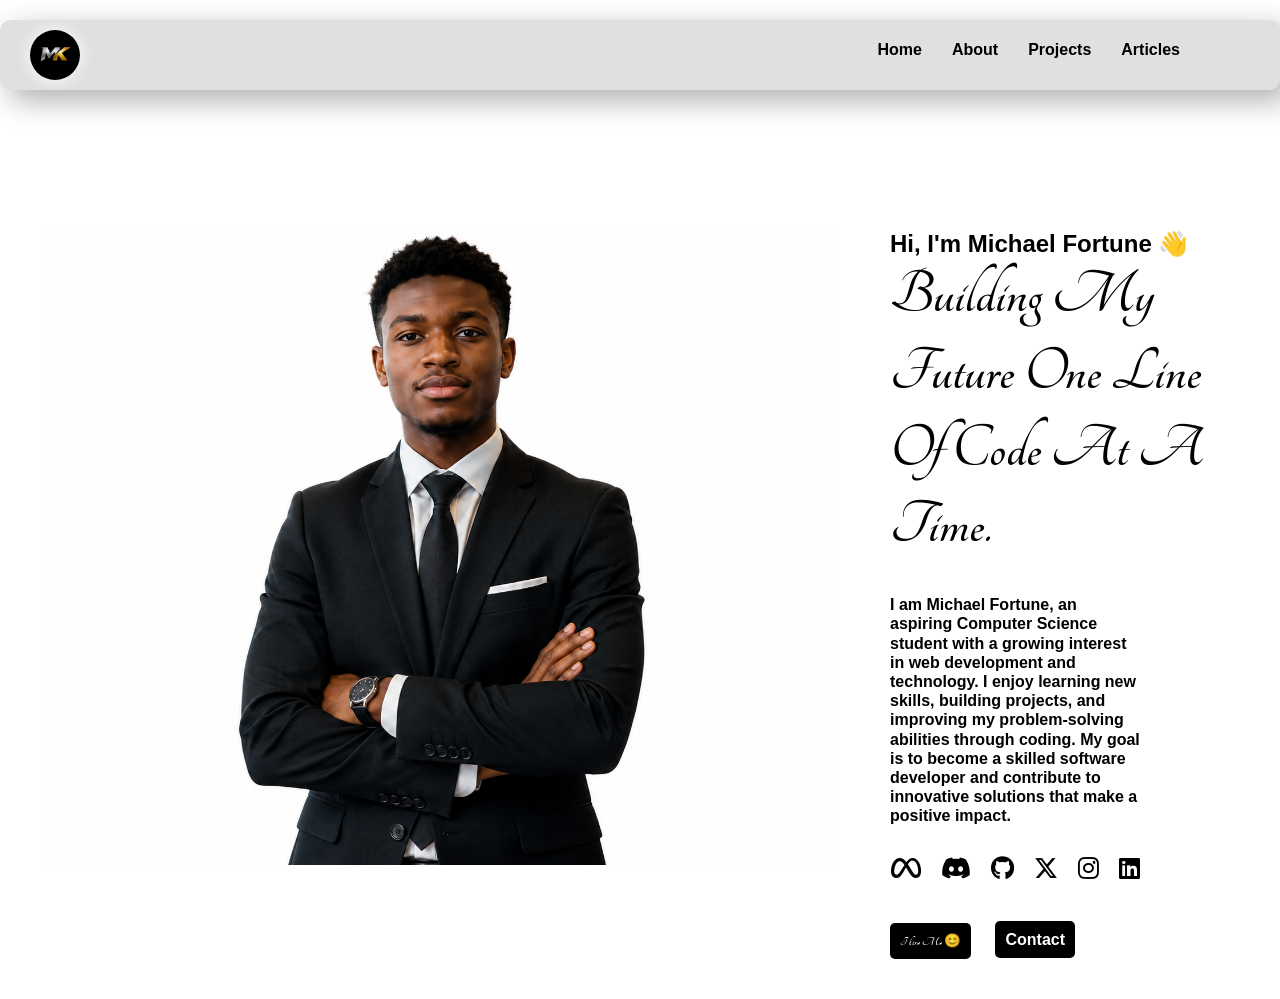
<file: Index.html>
<!DOCTYPE html>
<html lang="en">
<head>
    <meta charset="UTF-8">
    <meta name="viewport" content="width=device-width, initial-scale=1.0">
    <title>MK</title>
    <link rel="stylesheet" href="styles/Index.css">
    <link rel="stylesheet" href="https://fonts.googleapis.com/css?family=Tangerine">
    <link rel="stylesheet" href="https://cdnjs.cloudflare.com/ajax/libs/font-awesome/6.5.2/css/all.min.css">
    <!-- <style>scroll-behaviour:smooth
    </style> -->
    <!-- <script>script.js</script> -->
</head>
<body>
    <nav>
        <img src="images/mk.png" alt="Logo">
        <!-- <audio id="myAudio" src="chi.mp3" autoplay loop controls></audio> -->
         <ul class="left">
                        <li><a href="/index.html">Home</a></li>            
                        <li><a href="/index3.html">About</a></li>
            <li><a href="/index1.html">Projects</a></li>
            <li><a href="/index4.html">Articles</a></li>
        </ul>
    </nav>
        <section class="hero">
            <img src="images/ct.png" alt="image">
            <div>
                <h2>Hi, I'm Michael Fortune 👋</h2>
            <h1>Building My Future One Line Of Code At A Time.</h1>
            <p>I am Michael Fortune, an aspiring Computer Science student with a growing interest in web development and
                technology. I enjoy learning new skills, building projects, and improving my problem-solving abilities
                through coding.
                My goal is to become a skilled software developer and contribute to innovative solutions that make a
                positive impact.
            </p>
            <ul class="sec">
        <li><i class="fa-brands fa-meta"></i></li></li>
    <li><i class="fa-brands fa-discord"></i></li>
    <li><i class="fa-brands fa-github"></i></li>
        <li><i class="fa-brands fa-x-twitter"></i></li>
    <li><i class="fa-brands fa-instagram"></i></li>
    <li><i class="fa-brands fa-linkedin"></i></li>
</ul>
            <div>
                <button>Hire Me 😊</button> <span><a href="/contact.html">Contact</a></span>
            </div>
            </div>
        </section>
        <!-- <footer> -->
            <!-- <button>Hire Me</button> -->
        <!-- </footer> -->
        <!-- <footer> -->
            <!-- <p>&copy; 2026 M K. All rights reserved.</p> -->
         <!-- </footer> -->

</body>

</html>
</file>
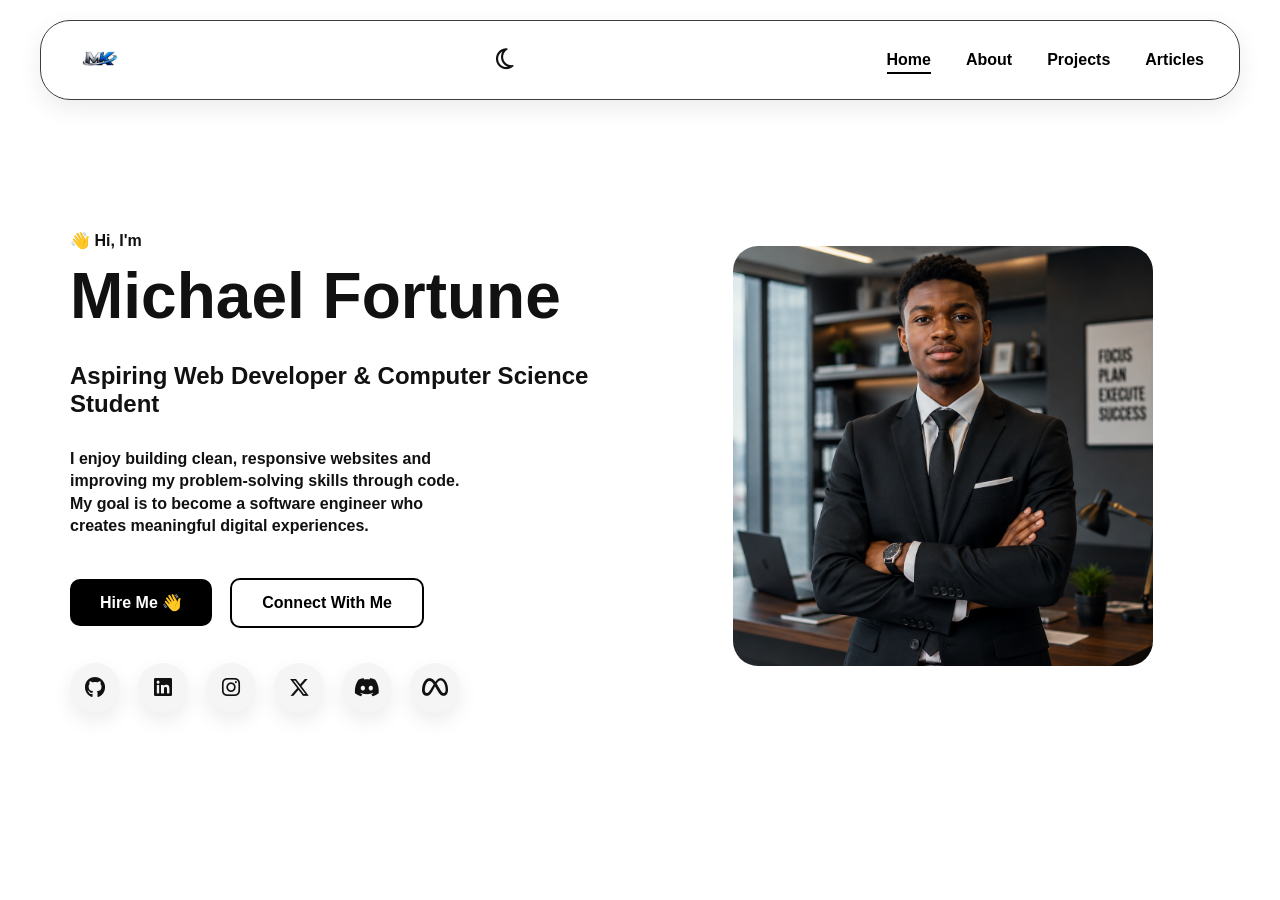
<file: index/index.html>
<!DOCTYPE html>
<html lang="en">
<head>
    <meta charset="UTF-8">
    <meta name="viewport" content="width=device-width, initial-scale=1.0">
    <title>MK</title>
    <link rel="stylesheet" href="styles/Index.css">
    <link rel="stylesheet" href="https://fonts.googleapis.com/css?family=Tangerine">
    <link rel="stylesheet" href="https://cdnjs.cloudflare.com/ajax/libs/font-awesome/6.5.2/css/all.min.css">
</head>
<body>
   <nav class="navbar">

    <a href="#" class="logo">
        <img src="images/mk2.png" alt="MK Logo">
    </a>
<button type="button" id="lightdarkbtn">
    <i class="fa-regular fa-moon"></i>
</button>
    <ul class="nav-links" id="navLinks">
        <li><a href="index.html" class="active">Home</a></li>
        <li><a href="index3.html">About</a></li>
        <li><a href="index1.html">Projects</a></li>
        <li><a href="index4.html">Articles</a></li>
    </ul>

    <div class="menu" id="menu">
        <i class="fa-solid fa-bars"></i>
    </div>

</nav>
       <section class="hero">
    <div class="hero-content">
        <p class="greeting">👋 Hi, I'm</p>
        <h1>Michael Fortune</h1>
        <h2>Aspiring Web Developer & Computer Science Student</h2>

        <p class="description">
            I enjoy building clean, responsive websites and improving my
            problem-solving skills through code. My goal is to become a
            software engineer who creates meaningful digital experiences.
        </p>

        <div class="hero-buttons">
    <a href="index2.html" class="btn btn-primary">
        Hire Me 👋
    </a>

    <a href="index2.html" class="btn btn-outline">
        Connect With Me
    </a>
</div>

      <ul class="social-links">
    <li><a href="#"><i class="fa-brands fa-github"></i></a></li>
    <li><a href="#"><i class="fa-brands fa-linkedin"></i></a></li>
    <li><a href="#"><i class="fa-brands fa-instagram"></i></a></li>
    <li><a href="#"><i class="fa-brands fa-x-twitter"></i></a></li>
    <li><a href="#"><i class="fa-brands fa-discord"></i></a></li>
    <li><a href="#"><i class="fa-brands fa-meta"></i></a></li>
</ul>

    </div>

    <div class="hero-image">

        <div class="image-card">
            <img src="images/chat.png" alt="Michael Fortune">
        </div>

    </div>

</section>

<script src="script.js"></script>
</body>

</html>
</file>
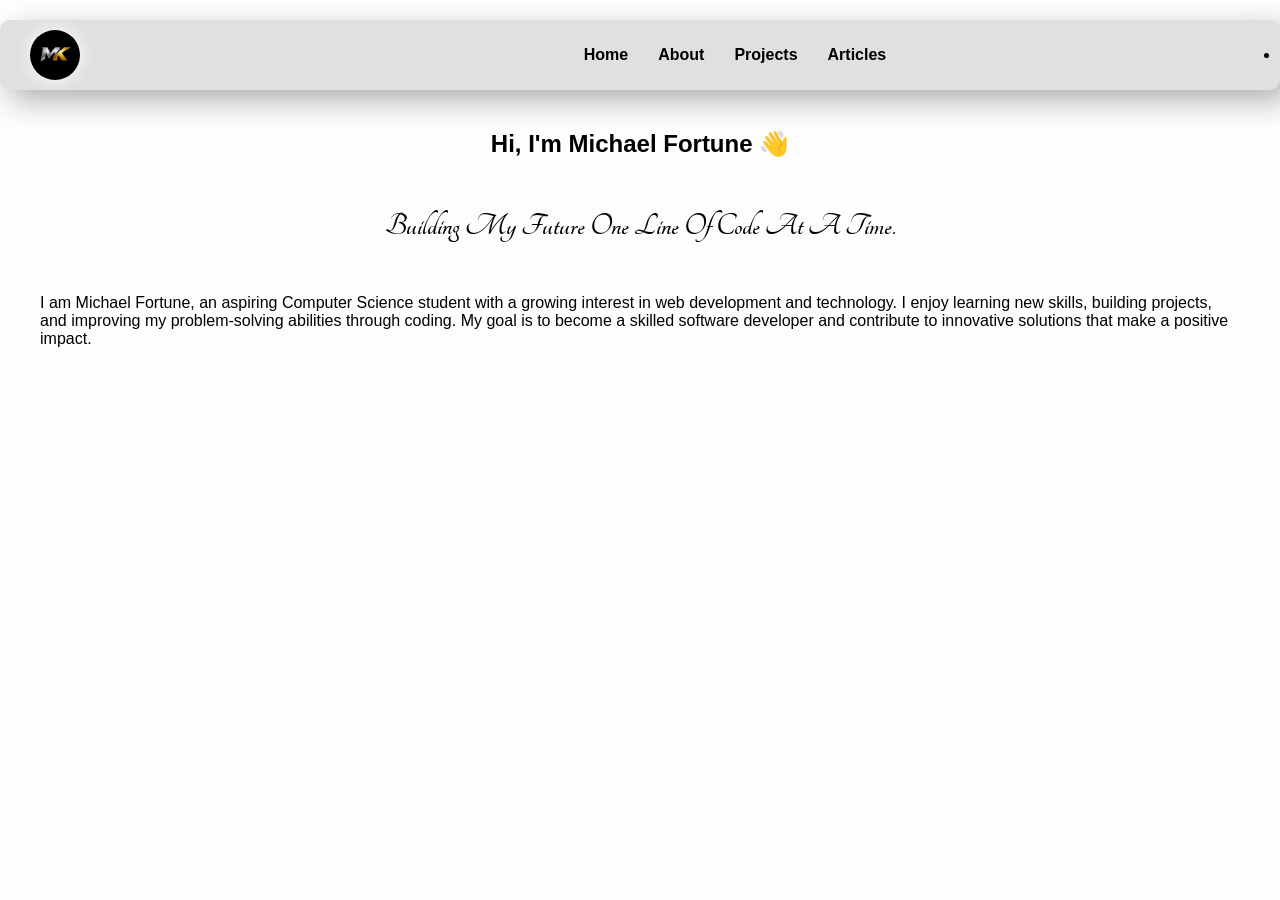
<file: About.html>
<!DOCTYPE html>
<html lang="en">
<head>
    <meta charset="UTF-8">
    <meta name="viewport" content="width=device-width, initial-scale=1.0">
        <link rel="stylesheet" href="https://cdnjs.cloudflare.com/ajax/libs/font-awesome/6.5.2/css/all.min.css">
        <link rel="stylesheet" href="https://fonts.googleapis.com/css?family=Tangerine">
    <title>About</title>
    <link rel="stylesheet" href="styles/about.css">
</head>
<body>
 <nav>
      <img src="images/mk.png" alt="Logo" class="logo">
         <ul class="left">
                        <li><a href="http://127.0.0.1:5500/Index.html">Home</a></li>            
                        <li><a href="http://127.0.0.1:5500/About.html">About</a></li>
            <li><a href="http://127.0.0.1:5500/projects.html">Projects</a></li>
            <li><a href="http://127.0.0.1:5500/articles.html">Articles</a></li>
        </ul>

    <ul class="sec">
    <li><a href="https://web.facebook.com/?ref=homescreenpwa"></a>
    </nav>
    <div class="hero"> 
        <h2>Hi, I'm Michael Fortune 👋</h2>
            <h1>Building My Future One Line Of Code At A Time.</h1>
            <p>I am Michael Fortune, an aspiring Computer Science student with a growing interest in web development and
                technology. I enjoy learning new skills, building projects, and improving my problem-solving abilities
                through coding.
                My goal is to become a skilled software developer and contribute to innovative solutions that make a
                positive impact.
            </div>
</body>
</html>
</file>
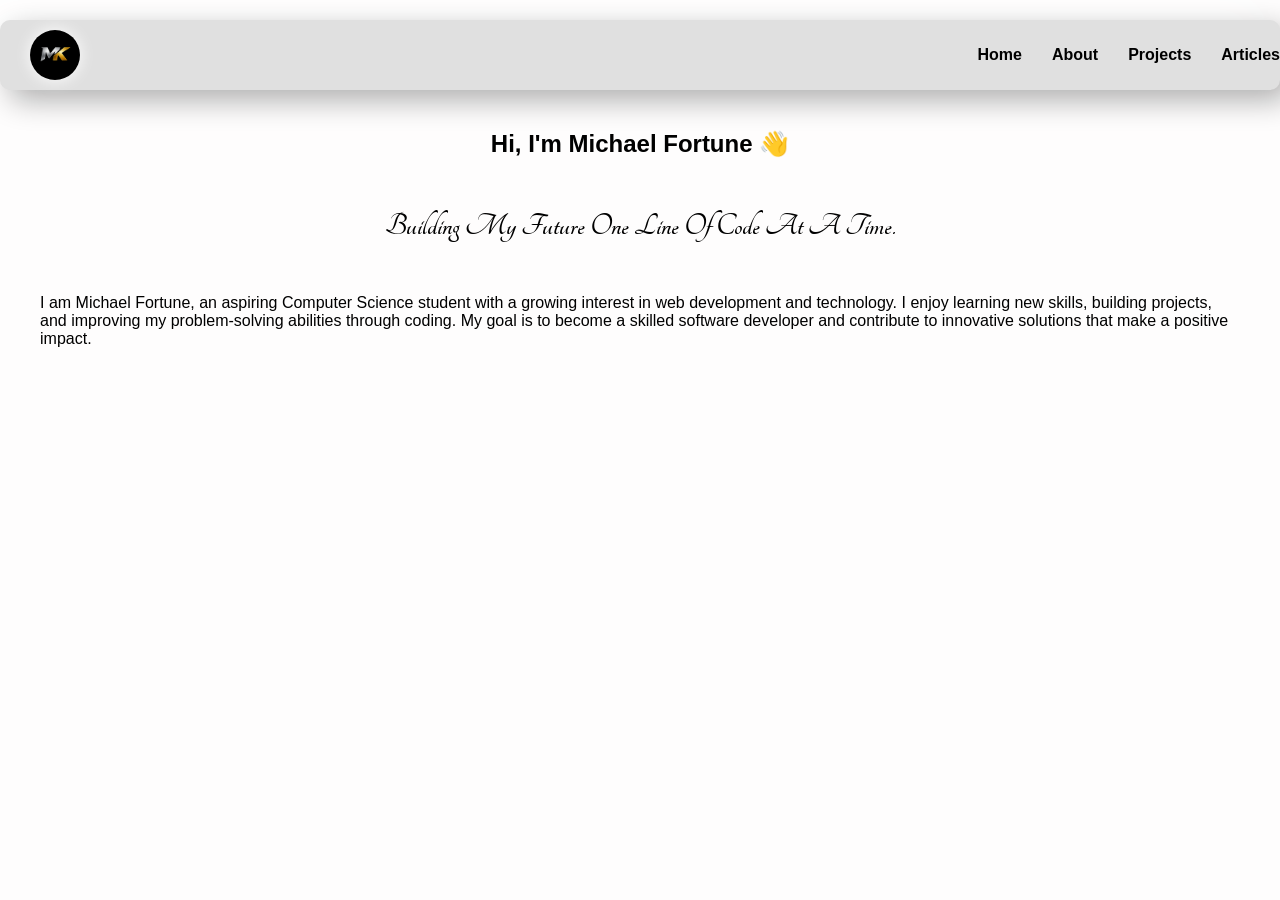
<file: index3.html>
<!DOCTYPE html>
<html lang="en">
<head>
    <meta charset="UTF-8">
    <meta name="viewport" content="width=device-width, initial-scale=1.0">
        <link rel="stylesheet" href="https://cdnjs.cloudflare.com/ajax/libs/font-awesome/6.5.2/css/all.min.css">
        <link rel="stylesheet" href="https://fonts.googleapis.com/css?family=Tangerine">
    <title>About</title>
    <link rel="stylesheet" href="styles/about.css">
</head>
<body>
 <nav>
      <img src="images/mk.png" alt="Logo" class="logo">
       <ul class="left">
                        <li><a href="/index.html">Home</a></li>            
                        <li><a href="/index3.html">About</a></li>
            <li><a href="/index1.html">Projects</a></li>
            <li><a href="/index4.html">Articles</a></li>
        </ul>
    </nav>
    <div class="hero"> 
        <h2>Hi, I'm Michael Fortune 👋</h2>
            <h1>Building My Future One Line Of Code At A Time.</h1>
            <p>I am Michael Fortune, an aspiring Computer Science student with a growing interest in web development and
                technology. I enjoy learning new skills, building projects, and improving my problem-solving abilities
                through coding.
                My goal is to become a skilled software developer and contribute to innovative solutions that make a
                positive impact.
            </div>
</body>
</html>
</file>
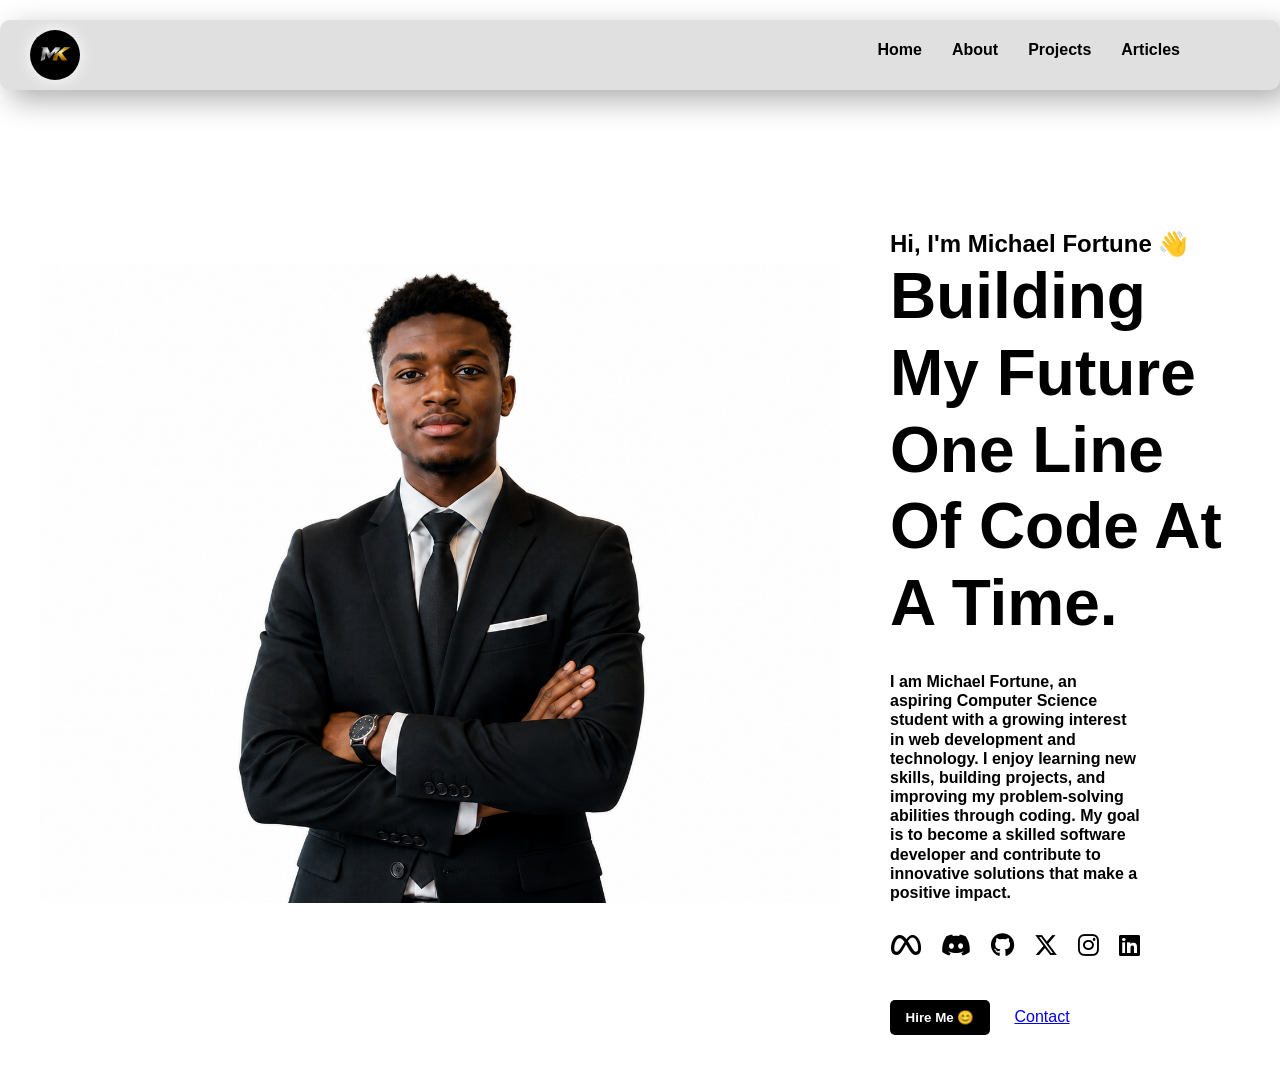
<file: portfolio.html>
<!DOCTYPE html>
<html lang="en">
<head>
    <meta charset="UTF-8">
    <meta name="viewport" content="width=device-width, initial-scale=1.0">
    <title>MK</title>
    <link rel="stylesheet" href="portfolio.css">
    <link rel="stylesheet" href="https://fonts.googleapis.com/css?family=Tangerine">
    <link rel="stylesheet" href="https://cdnjs.cloudflare.com/ajax/libs/font-awesome/6.5.2/css/all.min.css">
    <!-- <style>scroll-behaviour:smooth
    </style> -->
</head>
<body>
    <nav>
        <img src="mk.png" alt="Logo">
         <ul class="left">
                        <li><a href="http://127.0.0.1:5500/portfolio.html">Home</a></li>            
                        <li><a href="http://127.0.0.1:5500/About.html">About</a></li>
            <li><a href="http://127.0.0.1:5500/projects.html">Projects</a></li>
            <li>Articles</li>
        </ul>
    </nav>
        <section class="hero">
            <img src="ct.png" alt="image">
            <div>
                <h2>Hi, I'm Michael Fortune 👋</h2>
            <h1>Building My Future One Line Of Code At A Time.</h1>
            <p>I am Michael Fortune, an aspiring Computer Science student with a growing interest in web development and
                technology. I enjoy learning new skills, building projects, and improving my problem-solving abilities
                through coding.
                My goal is to become a skilled software developer and contribute to innovative solutions that make a
                positive impact.
            </p>
            <ul class="sec">
        <li><i class="fa-brands fa-meta"></i></li></li>
    <li><i class="fa-brands fa-discord"></i></li>
    <li><i class="fa-brands fa-github"></i></li>
        <li><i class="fa-brands fa-x-twitter"></i></li>
    <li><i class="fa-brands fa-instagram"></i></li>
    <li><i class="fa-brands fa-linkedin"></i></li>
</ul>
            <div>
                <button>Hire Me 😊</button> <span><a href="http://127.0.0.1:5500/contact.html">Contact</a></span>
            </div>
            </div>
        </section>
        <!-- <footer> -->
            <!-- <button>Hire Me</button> -->
        <!-- </footer> -->
        <!-- <footer> -->
            <!-- <p>&copy; 2026 M K. All rights reserved.</p> -->
         <!-- </footer> -->

</body>

</html>
</file>
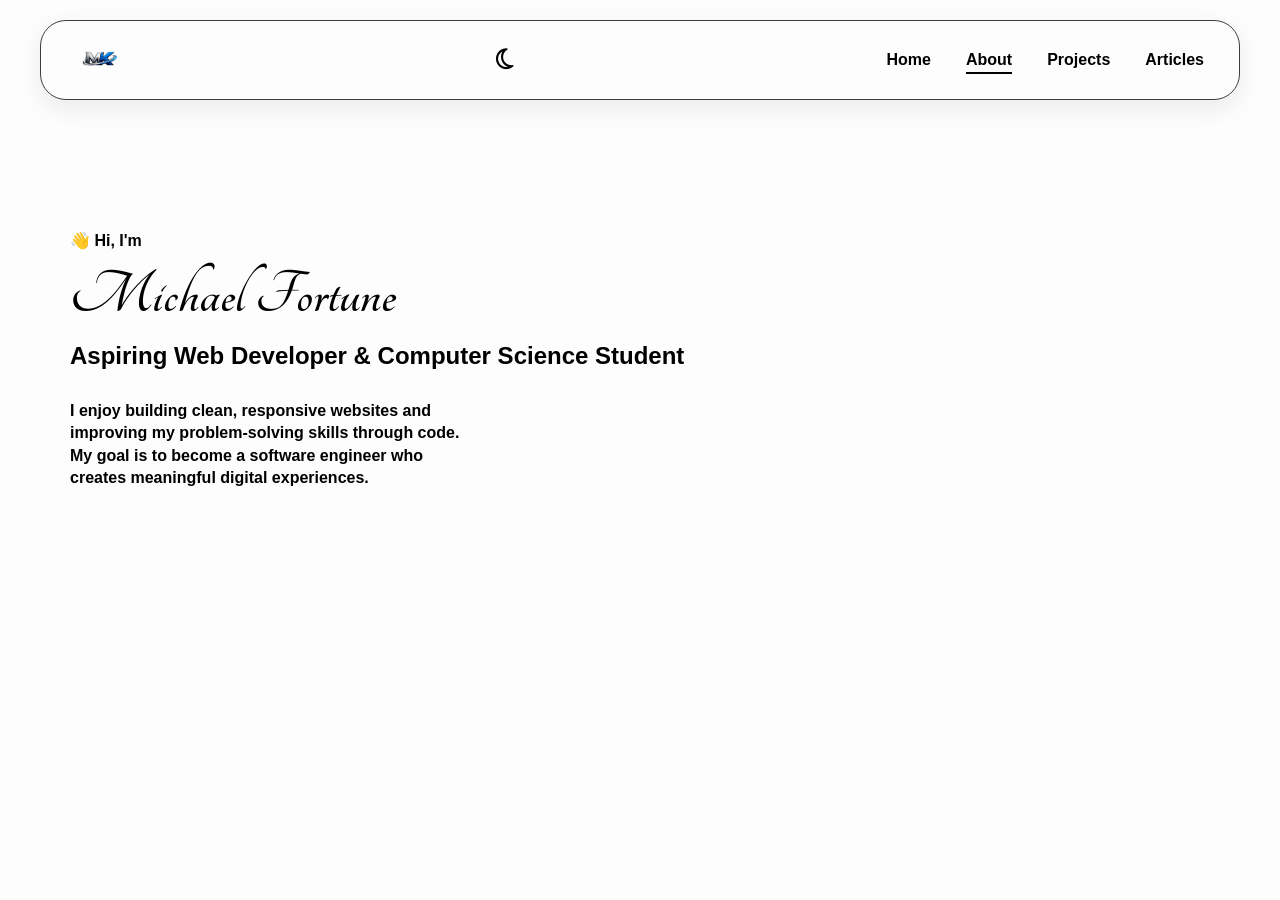
<file: index/index3.html>
<!DOCTYPE html>
<html lang="en">
<head>
    <meta charset="UTF-8">
    <meta name="viewport" content="width=device-width, initial-scale=1.0">
        <link rel="stylesheet" href="https://cdnjs.cloudflare.com/ajax/libs/font-awesome/6.5.2/css/all.min.css">
        <link rel="stylesheet" href="https://fonts.googleapis.com/css?family=Tangerine">
    <title>About</title>
    <link rel="stylesheet" href="styles/about.css">
</head>
<body>  

    <nav class="navbar">
    <a href="#" class="logo">
        <img src="images/mk2.png" alt="MK Logo">
    </a>

<button id="lightdarkbtn">
    <i class="fa-regular fa-moon"></i>
</button>

    <ul class="nav-links" id="navLinks">
        <li><a href="index.html">Home</a></li>
        <li><a href="index3.html" class="active">About</a></li>
        <li><a href="index1.html">Projects</a></li>
        <li><a href="index4.html">Articles</a></li>
    </ul>

    <div class="menu" id="menu">
        <i class="fa-solid fa-bars"></i>
    </div>

</nav>

 <section class="hero">

    <div class="hero-content">
        <p class="greeting">👋 Hi, I'm</p>
        <h1>Michael Fortune</h1>
        <h2>Aspiring Web Developer & Computer Science Student</h2>
        <p class="description">
            I enjoy building clean, responsive websites and improving my
            problem-solving skills through code. My goal is to become a
            software engineer who creates meaningful digital experiences.
        </p>
    </div>

 </section>

 <script src="about.js"></script>
</body>
</html>
</file>
<file: styles/Index.css>
*{ 
  margin: 0;
  padding: 0;
  box-sizing: border-box;
}
body{
  background-color:#FEFDFD;
  color: black;
  font-family:Verdana, sans-serif;
  /* box-shadow:inset 10px 10px 24px ; */
}
nav{
  margin-top: 20px;
  display: flex;
 justify-content:space-between;
  align-items: center;
  background: #e0e0e0;
border-radius: 10px;
box-shadow: 10px 10px 30px #adadad,
            -20px -20px 40px #ffffff;
}
nav img{
   width: 50px;
    height:auto ;
    background-color: rgb(0, 0, 0);
    border-radius: 50%;
    margin: 10px;
    margin-left: 30px;
     filter: drop-shadow(0 0 8px rgb(255, 255, 255));
    
}
nav .left{
  display: flex;
  justify-content: center;
  align-items: center;
  list-style: none;
  gap: 30px;
  padding-left:100px ;
  font-weight: bolder;
}
nav .left li a{
  transition: 0.3s;
}
nav .left li a{
  color: black;
  text-decoration: none;
}
nav .left li a:hover{
   color: grey;
  cursor: pointer;
}
.hero .sec{
  padding-right: 100px;
  font-size: 1.5rem;
  display: flex;
  justify-content: center;
  align-items: center;
  list-style: none;
  gap: 20px;
margin-top: 30px;
}
.hero .sec li {
  color: black;
}

.hero .sec li i {
  transition: 0.3s ease-in;
}

.hero .sec li i:hover{
  background-color: rgb(1, 7, 12);
  border-radius: 30px;
  /* position: static; */
  color: white;
  padding: 7px;
}
.hero{
    display: flex;
    align-items: center;
    justify-content: center;
    gap: 50px;
    padding: 40px;
}
h2{
  margin-top: 100px;
}

.hero img{
    /* height: 30rem;
    width: 150%; */
    /* margin-left: 200px; */
    width: 500px;
    max-width: 100%;
    height: auto;
}


/* .hero{
    max-width: 600px;
} */
h1{
  display: inline-block;
  line-height: 1.4;
  font-family: 'tangerine', sans-serif;
    /* font-size: 4rem; */
    font-size:clamp(2rem, 5vw, 4rem);
}
.hero p{
    line-height: 1.4;
    /* margin-right: 100px; */
    font-weight: 600;
    /* margin-top: 30px; */
    max-width:600px;
  margin-top:30px;
} 
footer{
  padding-left: 50px;
}
 footer button{
    width: 100px;
    height:6rem ;
    background-color:black;
    border-radius: 50%;
    /* margin: 10px; */
    color: white; 
    font-weight: bold;  
    border: none;
}
.hero button{
  padding: 10px;
  /* width:100px ; */
  margin-top: 20px;
  border-radius: 5px;
  border: none;
  background-color: black;
  color: white;
  font-weight: bold;
  transition: 0.5s;
  margin-top: 40px;
  font-family: 'tangerine', sans-serif;
}
.hero button:hover{
  /* background-color: rgb(30, 29, 29); */
  transform: scale(1.2);
  cursor: pointer;
  color: rgb(255, 255, 255);
}
.hero span{
margin: 20px;
margin-top: 40px;

}
@media (max-width:492px) {
  nav{
   flex-direction: column;
    gap: 15px;
    padding: 15px; ;
    max-width: 100%;
    width: 450px;
  }
  }
  nav .logo{
    display: flex;
    align-items: center;
    justify-content: space-between;
    /* padding-bottom: 20px; */  
  }
  .hero img{
    width: 50rem;
    height: 100%;
  }
  .hero{
    display: flex;
    align-items: center;
    justify-content: center;
    gap: 50px;
    flex-direction: row;
    /* padding: 40px; */
  }
  h1{
    display: flex;
    justify-content: center;
    align-items: center;
    line-height: 1.2;
  }
  .hero p{
    /* display: flex;
    justify-content: center;
    align-items: center; */
    line-height: 1.2;
    margin-right: 100px;
    font-weight: 600;
    margin-top: 30px;
  }
  nav ul{
     display: flex;
     justify-content: center;
     align-items: center;
     display:inline-flex;
     justify-content:center;
     padding-bottom: 10px;
     padding-right: 100px;
    
  }

@media (max-width: 768px){
  .hero{
    flex-direction: column;
    text-align: center;
  }
  .hero img{
    width: 200px;
    height: 200px;
  }
}
@media (prefers-color-scheme: light) {
  body{
    background-color: white;
  }
}
div span a{
  text-decoration: none;
  color: black;
  font-weight: bold;
  background-color: black;
  color: white;
  padding: 10px;
  border-radius: 5px;
}
</file>
<file: index/styles/Index.css>
*{ 
  margin: 0;
  padding: 0;
  box-sizing: border-box;
}
body{
  font-family:Verdana, sans-serif;
    background:#ffffff;
    color:#111;
    transition:.4s;


}

body.dark-mode{
    background:#111;
    color:white;
}
.navbar{
    max-width:1200px;
    margin:20px auto;
    padding:15px 35px;

    display:flex;
    justify-content:space-between;
    align-items:center;

    border-radius:30px;
    box-shadow:0 8px 25px rgba(0,0,0,.08);
    border: 0.5px solid rgb(62, 61, 61);
    
}

body.dark-mode .navbar{

    background:#1f1f1f;

}

.logo{
    display:flex;
    align-items:center;
    gap:12px;

    text-decoration:none;
    color:black;
    font-weight:bold;

    font-size:1.2rem;

}


.logo img{
    width:48px;
    height:48px;
    border-radius:50%;

}

.nav-links{
    display:flex;
    gap:35px;
}

.nav-links li {
  list-style: none;
}


.nav-links a{
    color: black;
    text-decoration:none;
    font-weight:600;

    transition:.3s;
}

body.dark-mode .nav-links a{

    color:white;

}
.nav-links li a:hover{

    color:rgb(50, 48, 48);

}

.active{

    position:relative;

}

.active::after{
    content:"";
    position:absolute;
    left:0;

    bottom:-6px;
    width:100%;
    height:2px;

    background:black;

}

body.dark-mode .active::after{

    background:white;

}


.menu{

    display:none;
     color: white;
    font-size:1.6rem;

    cursor:pointer;

}

#lightdarkbtn{
    background: transparent;
    border: none;
    cursor: pointer;
    font-size: 1.5rem;
    color: inherit;
    transition: 0.3s ease;
}

#lightdarkbtn:hover{
    transform: rotate(20deg) scale(1.1);
 }

body.dark-mode .menu{

    color:white;

} 
body:not(.dark-mode) .menu{

    color:black;

} 


.hero{
    max-width:1200px;
    margin:auto;

    display:flex;
    justify-content:space-between;
    align-items:center;

    gap:70px;
    padding:80px 30px;
}

.hero-content{
    flex:1;
}

.hero-image{
    flex:1;

    display:flex;
    justify-content:center;
}

.image-card{

    width:420px;
    height:420px;

    border-radius:25px;

    overflow:hidden;

    /* background:#f8f8f8; */

    /* box-shadow:0 20px 50px rgba(0,0,0,.12); */

} 

.image-card img{

    width:100%;
    height:100%;

    object-fit:cover;

}
.social-links{
    display:flex;
    align-items:center;
    gap:18px;
    list-style:none;
    margin-top:35px;
    padding:0;
}

.social-links a{
    width:50px;
    height:50px;

    display:flex;
    justify-content:center;
    align-items:center;

    border-radius:50%;
    background:#f5f5f5;
    color:#111;

    text-decoration:none;
    font-size:1.3rem;
    transition:.3s ease;

    box-shadow:0 8px 20px rgba(0,0,0,.08);
}

.social-links a:hover{
    background:black;
    color:white;
    transform:translateY(-6px);

    box-shadow:0 15px 25px rgba(0,0,0,.2);

}


h2{
  margin-top: 20px;
}

.contact-btn{

    text-decoration:none;
    background:black;
    color:white;

    padding:10px 18px;
    border-radius:6px;
    font-weight:bold;

}



h1{
  display: inline-block;
  line-height: 1.4;
    font-size:clamp(2rem, 5vw, 4rem);
}
.hero p{
    line-height: 1.4;
    font-weight: 600;
    max-width:400px;
  margin-top:30px;
} 
.hero-buttons{
    display:flex;
    align-items:center;
    gap:18px;
    margin-top:40px;
}

.btn{
    text-decoration:none;
    padding:14px 30px;
    border-radius:10px;
    font-weight:600;
    transition:.3s ease;
    display:inline-block;
}

.btn-primary{
    background:black;
    color:white;
}
body.dark-mode .btn-primary{

    background:white;
    color:black;

}

.btn-primary:hover{
    background:#222;
    transform:translateY(-3px);
    box-shadow:0 12px 25px rgba(0,0,0,.2);
}

.btn-outline{
    border:2px solid black;
    color:black;
    background:white;
}

body.dark-mode .btn-outline{

    border:2px solid white;
    color:white;
    background:transparent;

}

.btn-outline:hover{
    background:black;
    color:white;
    transform:translateY(-3px);
}

/* Phones */
@media (max-width: 480px) {
.menu{

    display:block;

}

.nav-links{
    position:absolute;
    top:95px;
    left:0;

    width:100%;
    max-width:320px;
    flex-direction:column;

    align-items:left;
    gap:25px;
    padding:30px;

    display:none;
    box-shadow:0 10px 25px rgba(0,0,0,.08);
    border: 0.5px solid;

    border-radius: 10px;
    margin: 20px;

     background: rgba(255,255,255,0.1);
    backdrop-filter: blur(3px);

}


.nav-links.active{

    display:flex;

}

.hero{
    flex-direction:column;
    text-align:center;
    padding:20px;
    text-align: center;
}

.hero img{
    width:100%;
    max-width:300px;

}

.hero p{
    margin:20px auto;
    max-width:90%;
}


.social-links{
    margin:10px;
    justify-content:center;
    flex-wrap:wrap;
    margin-top: 10px;
}

}



/* Tablets */
@media (max-width: 768px) {
.hero-buttons{
    justify-content:center;
    flex-wrap:wrap;
}

.btn{
    width:180px;
    text-align:center;
}

.hero{
    flex-direction:column-reverse;
    text-align:center;
    padding:50px 20px;

}

.image-card{

    width:280px;
    height:280px;

}

.hero-buttons{

    justify-content:center;

}

.socials{

    justify-content:center;

}
.social-links{

}
}

/* Small laptops */
@media (max-width: 1024px) {

}
</file>
<file: styles/about.css>
*{
    margin: 0;
    padding: 0;
    box-sizing: border-box;
}
body{
  background-color:#FEFDFD;
  color: black;
  font-family:Verdana, sans-serif;
}
nav{
  margin-top: 20px;
  display: flex;
 justify-content:space-between;
  align-items: center;
  background: #e0e0e0;
border-radius: 10px;
box-shadow: 10px 10px 30px #adadad,
            -20px -20px 40px #ffffff;
}
nav img{
   width: 50px;
    height:auto ;
    background-color: rgb(0, 0, 0);
    border-radius: 50%;
    margin: 10px;
    margin-left: 30px;
     filter: drop-shadow(0 0 8px rgb(255, 255, 255));
    
}
nav .left{
  display: flex;
  justify-content: center;
  align-items: center;
  list-style: none;
  gap: 30px;
  padding-left:100px ;
  font-weight: bolder;
}
nav .left li a{
  transition: 0.3s;
}
nav .left li a{
  color: black;
  text-decoration: none;
}
nav .left li a:hover{
   color: grey;
  cursor:  pointer;
}
.hero{
    display: flex;
    align-items: center;
    justify-content: center;
    flex-direction: column;
    gap: 50px;
    padding: 40px;
}
.hero h1{
     font-family: 'tangerine', sans-serif;
     
}
</file>
<file: portfolio.css>
*{ 
  margin: 0;
  padding: 0;
  box-sizing: border-box;
}
body{
  background-color:#FEFDFD;
  color: black;
  font-family:Verdana, sans-serif;
  /* box-shadow:inset 10px 10px 24px ; */
}
nav{
  margin-top: 20px;
  display: flex;
 justify-content:space-between;
  align-items: center;
  background: #e0e0e0;
border-radius: 10px;
box-shadow: 10px 10px 30px #adadad,
            -20px -20px 40px #ffffff;
}
nav img{
   width: 50px;
    height:auto ;
    background-color: rgb(0, 0, 0);
    border-radius: 50%;
    margin: 10px;
    margin-left: 30px;
     filter: drop-shadow(0 0 8px rgb(255, 255, 255));
    
}
nav .left{
  display: flex;
  justify-content: center;
  align-items: center;
  list-style: none;
  gap: 30px;
  padding-left:100px ;
  font-weight: bolder;
}
nav .left li a{
  transition: 0.3s;
}
nav .left li a{
  color: black;
  text-decoration: none;
}
nav .left li a:hover{
   color: grey;
  cursor: pointer;
}
.hero .sec{
  padding-right: 100px;
  font-size: 1.5rem;
  display: flex;
  justify-content: center;
  align-items: center;
  list-style: none;
  gap: 20px;
margin-top: 30px;
}
.hero .sec li {
  color: black;
}

.hero .sec li i {
  transition: 0.3s ease-in;
}

.hero .sec li i:hover{
  background-color: rgb(1, 7, 12);
  border-radius: 30px;
  /* position: static; */
  color: white;
  padding: 7px;
}
.hero{
    display: flex;
    align-items: center;
    justify-content: center;
    gap: 50px;
    padding: 40px;
}
h2{
  margin-top: 100px;
}

.hero img{
    /* height: 30rem;
    width: 150%; */
    /* margin-left: 200px; */
    width: 500px;
    max-width: 100%;
    height: auto;
}


/* .hero{
    max-width: 600px;
} */
h1{
  display: inline-block;
  line-height: 1.4;
    /* font-size: 4rem; */
    font-size:clamp(2rem, 5vw, 4rem);
}
.hero p{
    line-height: 1.4;
    /* margin-right: 100px; */
    font-weight: 600;
    /* margin-top: 30px; */
    max-width:600px;
  margin-top:30px;
} 
footer{
  padding-left: 50px;
}
 footer button{
    width: 100px;
    height:6rem ;
    background-color:black;
    border-radius: 50%;
    /* margin: 10px; */
    color: white; 
    font-weight: bold;  
    border: none;
}
.hero button{
  padding: 10px;
  width:100px ;
  margin-top: 20px;
  border-radius: 5px;
  border: none;
  background-color: black;
  color: white;
  font-weight: bold;
  transition: 0.5s;
  margin-top: 40px;
}
.hero button:hover{
  /* background-color: rgb(30, 29, 29); */
  transform: scale(1.2);
  cursor: pointer;
  color: grey;
}
.hero span{
margin: 20px;
margin-top: 40px;

}
.hero span:hover{
  text-decoration: underline;
  cursor: pointer;
}
@media (max-width:492px) {
  nav{
   flex-direction: column;
    gap: 15px;
    padding: 15px; ;
    max-width: 100%;
    width: 450px;
  }
  }
  nav .logo{
    display: flex;
    align-items: center;
    justify-content: space-between;
    /* padding-bottom: 20px; */  
  }
  .hero img{
    width: 50rem;
    height: 100%;
  }
  .hero{
    display: flex;
    align-items: center;
    justify-content: center;
    gap: 50px;
    flex-direction: row;
    /* padding: 40px; */
  }
  h1{
    display: flex;
    justify-content: center;
    align-items: center;
    line-height: 1.2;
  }
  .hero p{
    /* display: flex;
    justify-content: center;
    align-items: center; */
    line-height: 1.2;
    margin-right: 100px;
    font-weight: 600;
    margin-top: 30px;
  }
  nav ul{
     display: flex;
     justify-content: center;
     align-items: center;
     display:inline-flex;
     justify-content:center;
     padding-bottom: 10px;
     padding-right: 100px;
    
  }

@media (max-width: 768px){
  .hero{
    flex-direction: column;
    text-align: center;
  }
  .hero img{
    width: 200px;
    height: 200px;
  }
}
@media (prefers-color-scheme: light) {
  body{
    background-color: white;
  }
}
</file>
<file: index/styles/about.css>
*{
    margin: 0;
    padding: 0;
    box-sizing: border-box;
}
body{
  background-color:#FEFDFD;
  color: black;
  font-family:Verdana, sans-serif;
}
body.dark-mode{
    background:#111;
    color:white;
}
.navbar{
    max-width:1200px;
    margin:20px auto;
    padding:15px 35px;

    display:flex;
    justify-content:space-between;
    align-items:center;

    border-radius:26px;
    box-shadow:0 8px 25px rgba(0,0,0,.08);
    border: 0.5px solid rgb(62, 61, 61);
    
}

body.dark-mode .navbar{

    background:#1f1f1f;

}

.logo{
    display:flex;
    align-items:center;
    gap:12px;

    text-decoration:none;
    color:black;
    font-weight:bold;

    font-size:1.2rem;

}


.logo img{
    width:48px;
    height:48px;
    border-radius:50%;

}

.nav-links{
    display:flex;
    gap:35px;
}

.nav-links li {
  list-style: none;
}



.nav-links a{
    color: black;
    text-decoration:none;
    font-weight:600;

    transition:.3s;
}

body.dark-mode .nav-links a{

    color:white;

}
.nav-links li a:hover{

    color:rgb(50, 48, 48);

}

.active{

    position:relative;

}

.active::after{
    content:"";
    position:absolute;
    left:0;

    bottom:-6px;
    width:100%;
    height:2px;

    background:black;

}

body.dark-mode .active::after{

    background:white;

}


.menu{

    display:none;
     color: white;
    font-size:1.6rem;

    cursor:pointer;

}

#lightdarkbtn{
    background: transparent;
    border: none;
    cursor: pointer;
    font-size: 1.5rem;
    color: inherit;
    transition: 0.3s ease;
}

#lightdarkbtn:hover{
    transform: rotate(20deg) scale(1.1);
 }

body.dark-mode .menu{

    color:white;

} 
body:not(.dark-mode) .menu{

    color:black;

} 
  body.light-mode{

    background:white;
    color:black;

}
.hero{
    max-width:1200px;
    margin:auto;

    display:flex;
    justify-content:space-between;
    align-items:center;

    gap:70px;
    padding:80px 30px;
}

.hero-content{
    flex:1;
}

h1{
  display: inline-block;
  line-height: 1.4;
  font-family: 'tangerine', sans-serif;
    font-size:clamp(2rem, 5vw, 4rem);
}
.hero p{
    line-height: 1.4;
    font-weight: 600;
    max-width:400px;
  margin-top:30px;
} 

/* Phones */
@media (max-width: 480px) {
.menu{

    display:block;

}

.nav-links{
    position:absolute;
    top:95px;
    left:0;

    width:100%;
    max-width:320px;
    flex-direction:column;

    align-items:left;
    gap:25px;
    padding:30px;

    display:none;
    box-shadow:0 10px 25px rgba(0,0,0,.08);
    border: 0.5px solid;

    border-radius: 10px;
    margin: 20px;

     background: rgba(255,255,255,0.1);
    backdrop-filter: blur(3px);

}


.nav-links.active{

    display:flex;

}

.hero{
    flex-direction:column;
    text-align:center;
    padding:20px;
    text-align: center;
}

.hero img{
    width:100%;
    max-width:300px;

}

.hero p{
    margin:20px auto;
    max-width:90%;
}


.social-links{
    margin:10px;
    justify-content:center;
    flex-wrap:wrap;
    margin-top: 10px;
}

}
</file>
